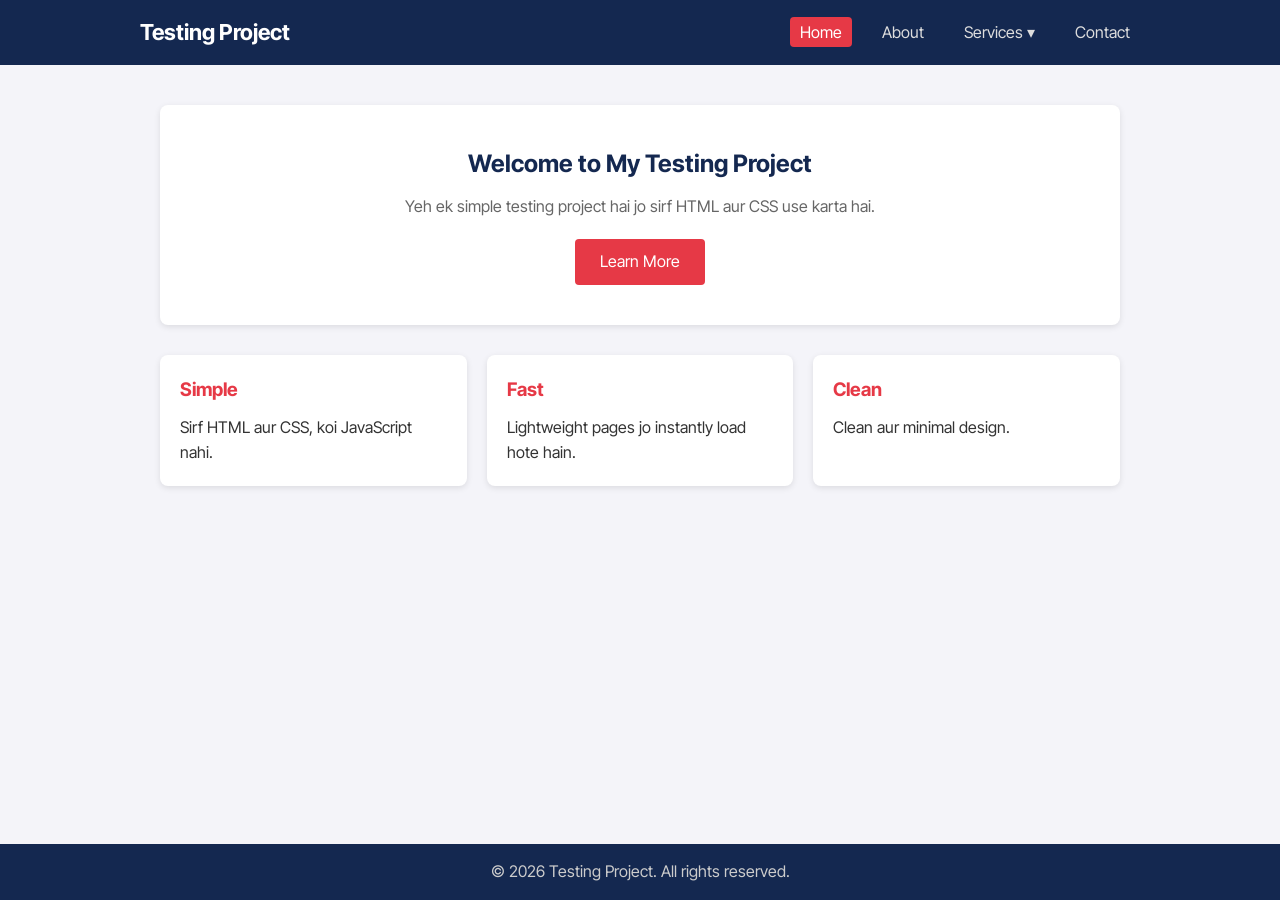
<file: index.html>
<!DOCTYPE html>
<html lang="en">
<head>
    <meta charset="UTF-8">
    <meta name="viewport" content="width=device-width, initial-scale=1.0">
    <title>Home - Testing Project</title>
    <link rel="preconnect" href="https://fonts.googleapis.com">
    <link rel="preconnect" href="https://fonts.gstatic.com" crossorigin>
    <link href="https://fonts.googleapis.com/css2?family=Inter+Tight:wght@400;500;600;700&display=swap" rel="stylesheet">
    <link rel="stylesheet" href="style.css">
</head>
<body>
    <header>
        <nav>
            <h1 class="logo">Testing Project</h1>
            <input type="checkbox" id="nav-toggle" class="nav-toggle">
            <label for="nav-toggle" class="nav-toggle-label">&#9776;</label>
            <ul class="nav-links">
                <li><a href="index.html" class="active">Home</a></li>
                <li><a href="about.html">About</a></li>
                <li class="dropdown">
                    <a href="services.html">Services &#9662;</a>
                    <ul class="dropdown-menu">
                        <li><a href="web-design.html">Web Design</a></li>
                        <li><a href="web-development.html">Web Development</a></li>
                    </ul>
                </li>
                <li><a href="contact.html">Contact</a></li>
            </ul>
        </nav>
    </header>

    <main>
        <section class="hero">
            <h2>Welcome to My Testing Project</h2>
            <p>Yeh ek simple testing project hai jo sirf HTML aur CSS use karta hai.</p>
            <a href="about.html" class="btn">Learn More</a>
        </section>

        <section class="features">
            <div class="card">
                <h3>Simple</h3>
                <p>Sirf HTML aur CSS, koi JavaScript nahi.</p>
            </div>
            <div class="card">
                <h3>Fast</h3>
                <p>Lightweight pages jo instantly load hote hain.</p>
            </div>
            <div class="card">
                <h3>Clean</h3>
                <p>Clean aur minimal design.</p>
            </div>
        </section>
    </main>

    <footer>
        <p>&copy; 2026 Testing Project. All rights reserved.</p>
    </footer>
</body>
</html>
</file>
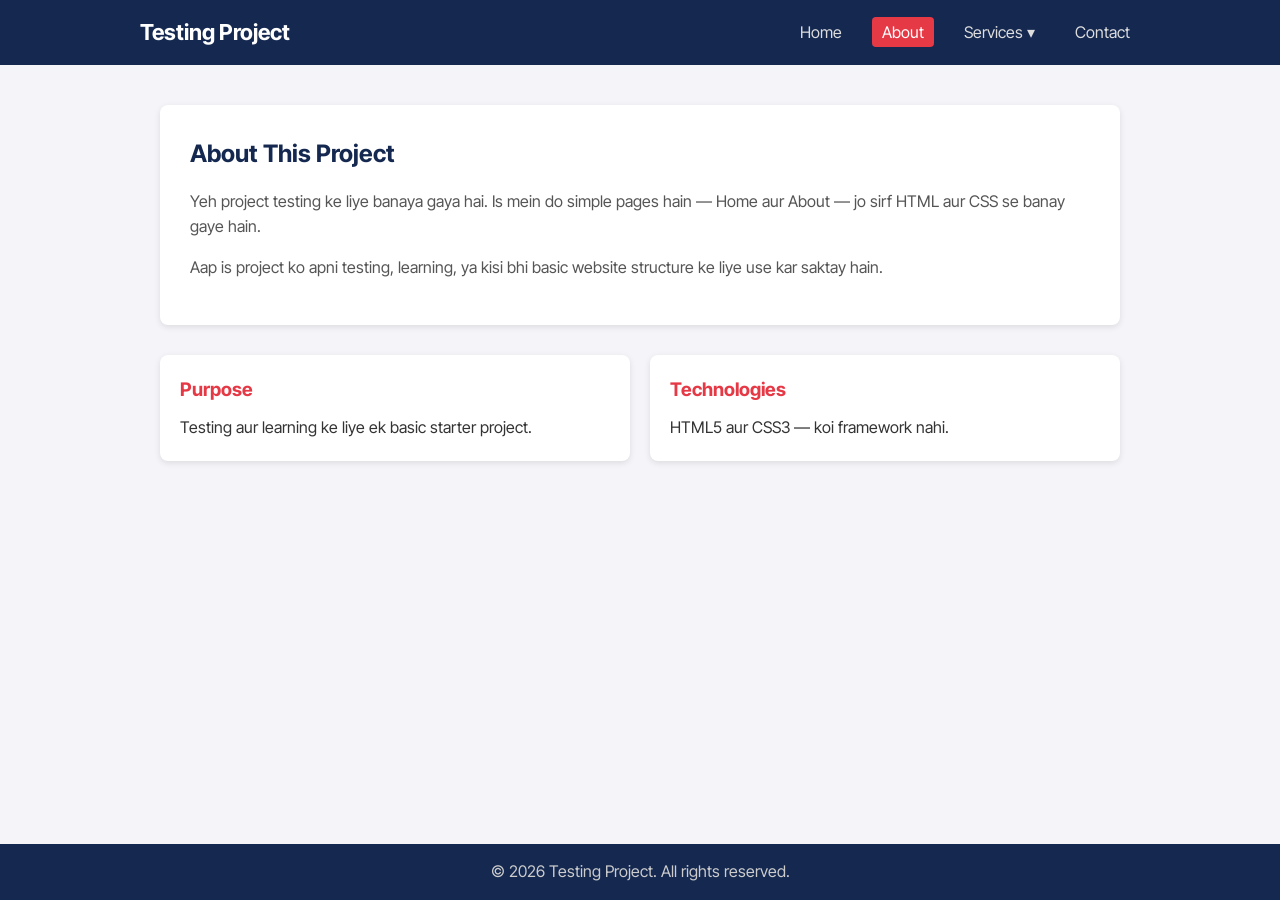
<file: about.html>
<!DOCTYPE html>
<html lang="en">
<head>
    <meta charset="UTF-8">
    <meta name="viewport" content="width=device-width, initial-scale=1.0">
    <title>About - Testing Project</title>
    <link rel="preconnect" href="https://fonts.googleapis.com">
    <link rel="preconnect" href="https://fonts.gstatic.com" crossorigin>
    <link href="https://fonts.googleapis.com/css2?family=Inter+Tight:wght@400;500;600;700&display=swap" rel="stylesheet">
    <link rel="stylesheet" href="style.css">
</head>
<body>
    <header>
        <nav>
            <h1 class="logo">Testing Project</h1>
            <input type="checkbox" id="nav-toggle" class="nav-toggle">
            <label for="nav-toggle" class="nav-toggle-label">&#9776;</label>
            <ul class="nav-links">
                <li><a href="index.html">Home</a></li>
                <li><a href="about.html" class="active">About</a></li>
                <li class="dropdown">
                    <a href="services.html">Services &#9662;</a>
                    <ul class="dropdown-menu">
                        <li><a href="web-design.html">Web Design</a></li>
                        <li><a href="web-development.html">Web Development</a></li>
                    </ul>
                </li>
                <li><a href="contact.html">Contact</a></li>
            </ul>
        </nav>
    </header>

    <main>
        <section class="about-section">
            <h2>About This Project</h2>
            <p>
                Yeh project testing ke liye banaya gaya hai. Is mein do simple
                pages hain — Home aur About — jo sirf HTML aur CSS se banay gaye hain.
            </p>
            <p>
                Aap is project ko apni testing, learning, ya kisi bhi basic
                website structure ke liye use kar saktay hain.
            </p>
        </section>

        <section class="features">
            <div class="card">
                <h3>Purpose</h3>
                <p>Testing aur learning ke liye ek basic starter project.</p>
            </div>
            <div class="card">
                <h3>Technologies</h3>
                <p>HTML5 aur CSS3 — koi framework nahi.</p>
            </div>
        </section>
    </main>

    <footer>
        <p>&copy; 2026 Testing Project. All rights reserved.</p>
    </footer>
</body>
</html>
</file>
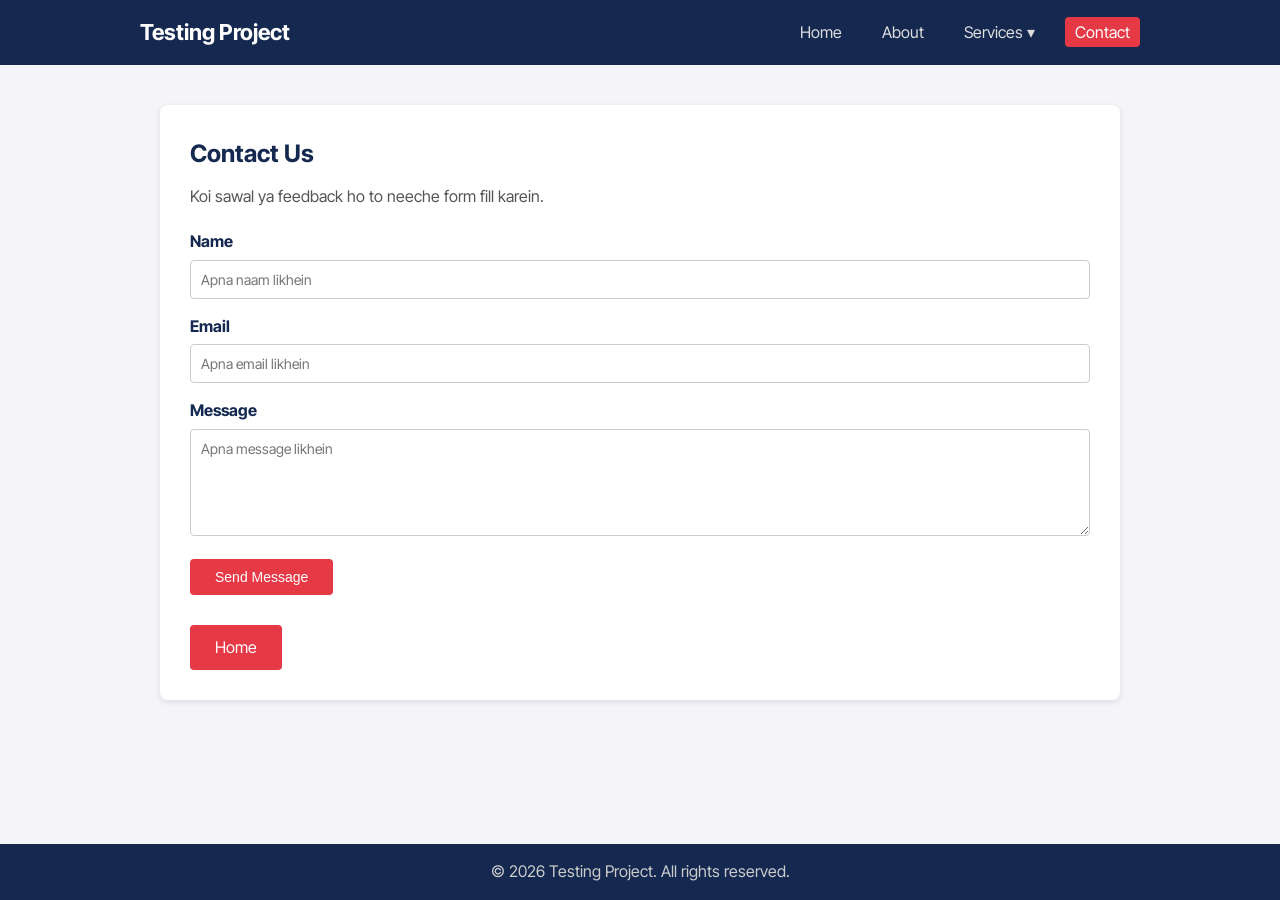
<file: contact.html>
<!DOCTYPE html>
<html lang="en">
<head>
    <meta charset="UTF-8">
    <meta name="viewport" content="width=device-width, initial-scale=1.0">
    <title>Contact - Testing Project</title>
    <link rel="preconnect" href="https://fonts.googleapis.com">
    <link rel="preconnect" href="https://fonts.gstatic.com" crossorigin>
    <link href="https://fonts.googleapis.com/css2?family=Inter+Tight:wght@400;500;600;700&display=swap" rel="stylesheet">
    <link rel="stylesheet" href="style.css">
</head>
<body>
    <header>
        <nav>
            <h1 class="logo">Testing Project</h1>
            <input type="checkbox" id="nav-toggle" class="nav-toggle">
            <label for="nav-toggle" class="nav-toggle-label">&#9776;</label>
            <ul class="nav-links">
                <li><a href="index.html">Home</a></li>
                <li><a href="about.html">About</a></li>
                <li class="dropdown">
                    <a href="services.html">Services &#9662;</a>
                    <ul class="dropdown-menu">
                        <li><a href="web-design.html">Web Design</a></li>
                        <li><a href="web-development.html">Web Development</a></li>
                    </ul>
                </li>
                <li><a href="contact.html" class="active">Contact</a></li>
            </ul>
        </nav>
    </header>

    <main>
        <section class="contact-section">
            <h2>Contact Us</h2>
            <p>Koi sawal ya feedback ho to neeche form fill karein.</p>

            <form class="contact-form" action="#" method="post">
                <label for="name">Name</label>
                <input type="text" id="name" name="name" placeholder="Apna naam likhein" required>

                <label for="email">Email</label>
                <input type="email" id="email" name="email" placeholder="Apna email likhein" required>

                <label for="message">Message</label>
                <textarea id="message" name="message" rows="5" placeholder="Apna message likhein" required></textarea>

                <button type="submit" class="btn">Send Message</button>
            </form>

            <a href="index.html" class="btn">Home</a>
        </section>
    </main>

    <footer>
        <p>&copy; 2026 Testing Project. All rights reserved.</p>
    </footer>
</body>
</html>
</file>
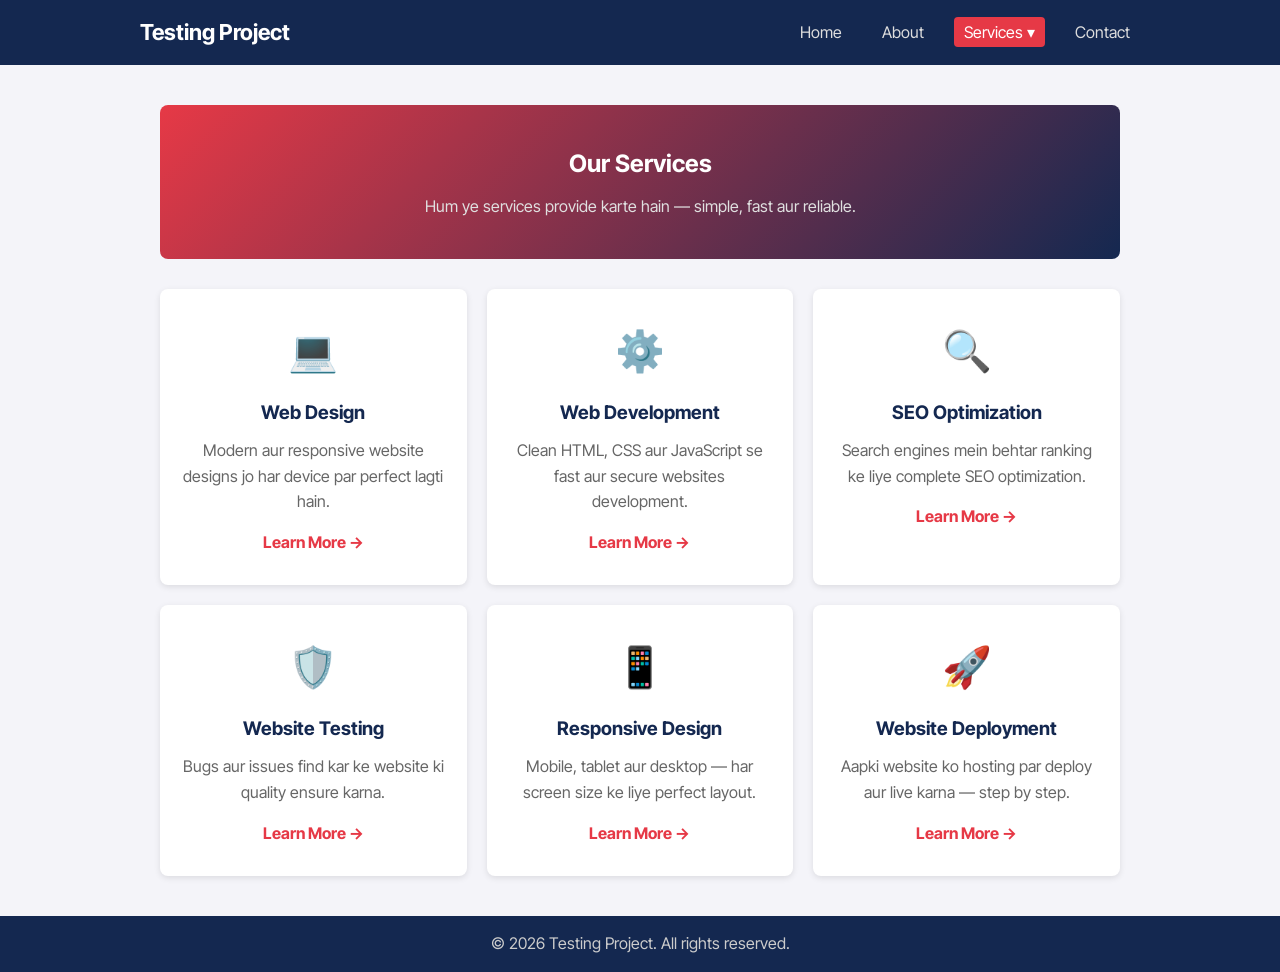
<file: services.html>
<!DOCTYPE html>
<html lang="en">
<head>
    <meta charset="UTF-8">
    <meta name="viewport" content="width=device-width, initial-scale=1.0">
    <title>Services - Testing Project</title>
    <link rel="preconnect" href="https://fonts.googleapis.com">
    <link rel="preconnect" href="https://fonts.gstatic.com" crossorigin>
    <link href="https://fonts.googleapis.com/css2?family=Inter+Tight:wght@400;500;600;700&display=swap" rel="stylesheet">
    <link rel="stylesheet" href="style.css">
</head>
<body>
    <header>
        <nav>
            <h1 class="logo">Testing Project</h1>
            <input type="checkbox" id="nav-toggle" class="nav-toggle">
            <label for="nav-toggle" class="nav-toggle-label">&#9776;</label>
            <ul class="nav-links">
                <li><a href="index.html">Home</a></li>
                <li><a href="about.html">About</a></li>
                <li class="dropdown">
                    <a href="services.html" class="active">Services &#9662;</a>
                    <ul class="dropdown-menu">
                        <li><a href="web-design.html">Web Design</a></li>
                        <li><a href="web-development.html">Web Development</a></li>
                    </ul>
                </li>
                <li><a href="contact.html">Contact</a></li>
            </ul>
        </nav>
    </header>

    <main>
        <section class="page-banner">
            <h2>Our Services</h2>
            <p>Hum ye services provide karte hain — simple, fast aur reliable.</p>
        </section>

        <section class="services-grid">
            <div class="service-card">
                <div class="service-icon">&#128187;</div>
                <h3>Web Design</h3>
                <p>Modern aur responsive website designs jo har device par perfect lagti hain.</p>
                <a href="web-design.html" class="service-link">Learn More &rarr;</a>
            </div>
            <div class="service-card">
                <div class="service-icon">&#9881;&#65039;</div>
                <h3>Web Development</h3>
                <p>Clean HTML, CSS aur JavaScript se fast aur secure websites development.</p>
                <a href="web-development.html" class="service-link">Learn More &rarr;</a>
            </div>
            <div class="service-card">
                <div class="service-icon">&#128269;</div>
                <h3>SEO Optimization</h3>
                <p>Search engines mein behtar ranking ke liye complete SEO optimization.</p>
                <a href="#" class="service-link">Learn More &rarr;</a>
            </div>
            <div class="service-card">
                <div class="service-icon">&#128737;&#65039;</div>
                <h3>Website Testing</h3>
                <p>Bugs aur issues find kar ke website ki quality ensure karna.</p>
                <a href="#" class="service-link">Learn More &rarr;</a>
            </div>
            <div class="service-card">
                <div class="service-icon">&#128241;</div>
                <h3>Responsive Design</h3>
                <p>Mobile, tablet aur desktop — har screen size ke liye perfect layout.</p>
                <a href="#" class="service-link">Learn More &rarr;</a>
            </div>
            <div class="service-card">
                <div class="service-icon">&#128640;</div>
                <h3>Website Deployment</h3>
                <p>Aapki website ko hosting par deploy aur live karna — step by step.</p>
                <a href="#" class="service-link">Learn More &rarr;</a>
            </div>
        </section>
    </main>

    <footer>
        <p>&copy; 2026 Testing Project. All rights reserved.</p>
    </footer>
</body>
</html>
</file>
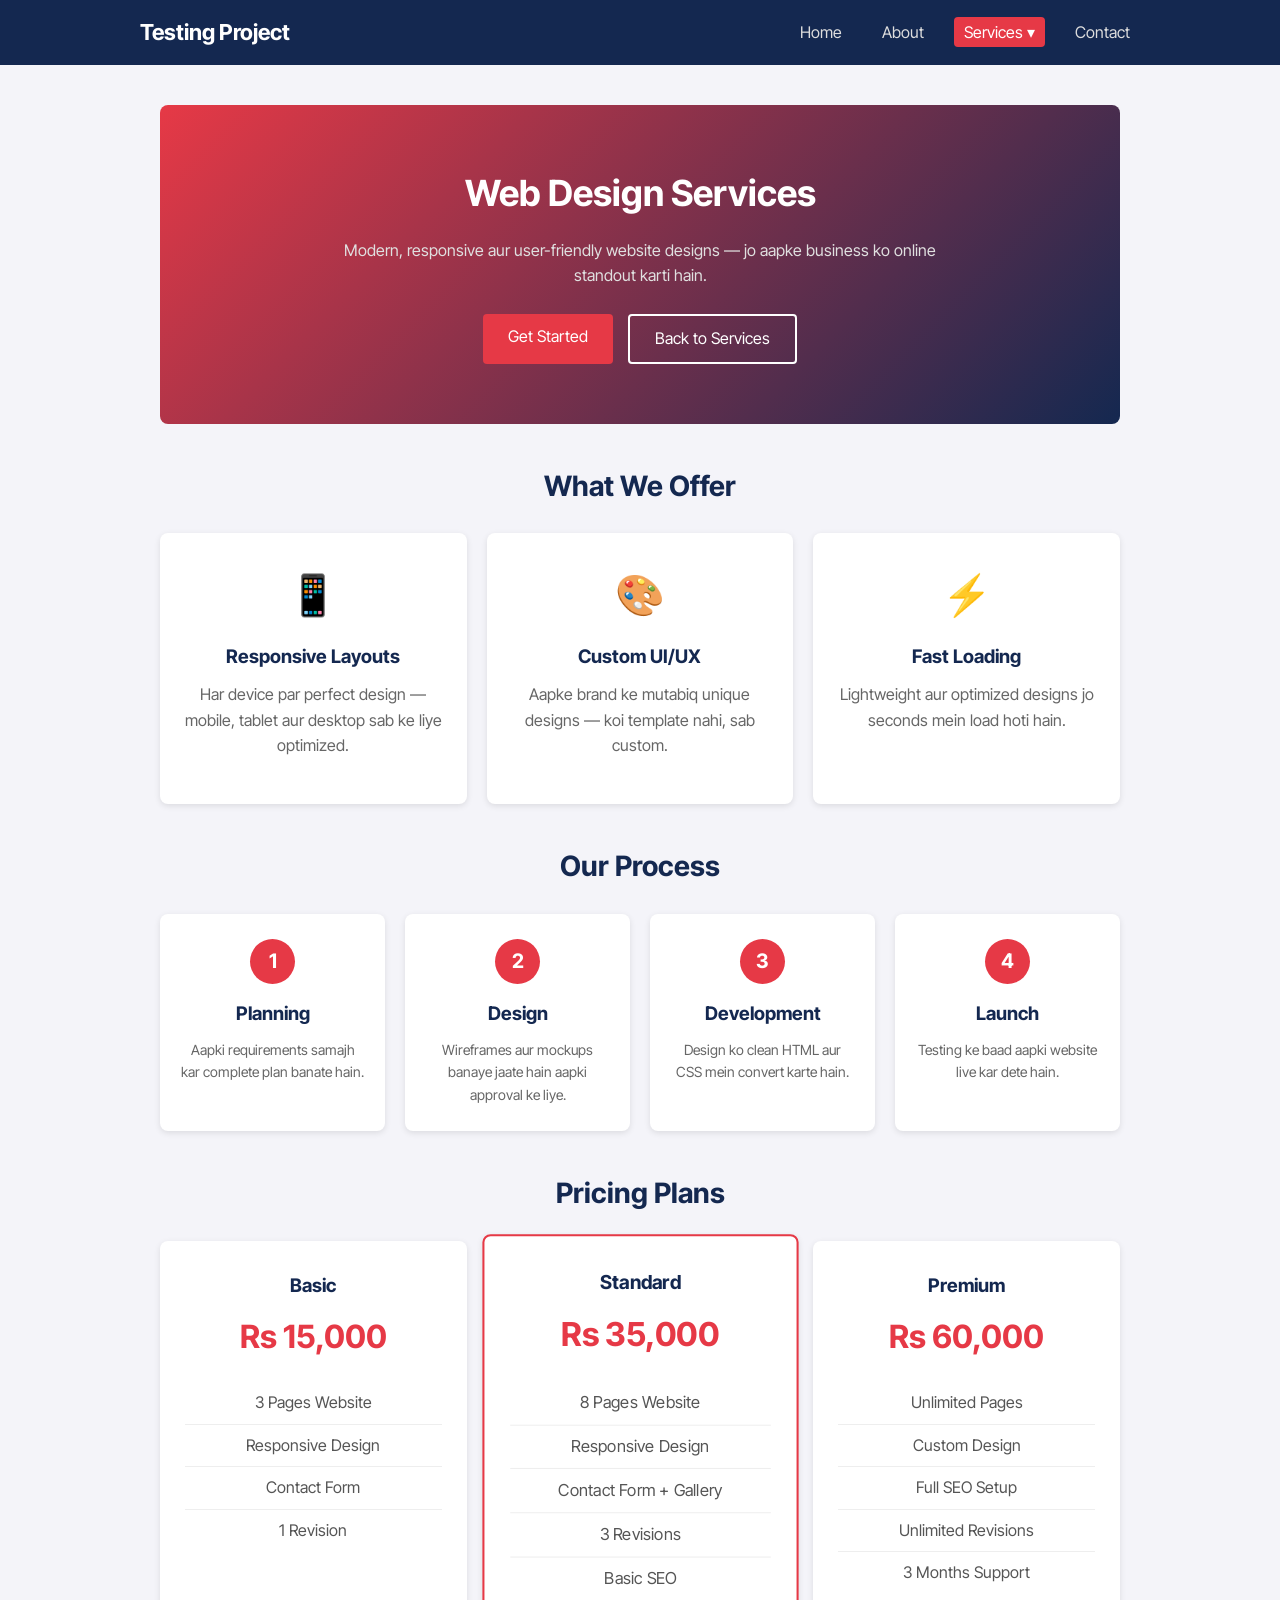
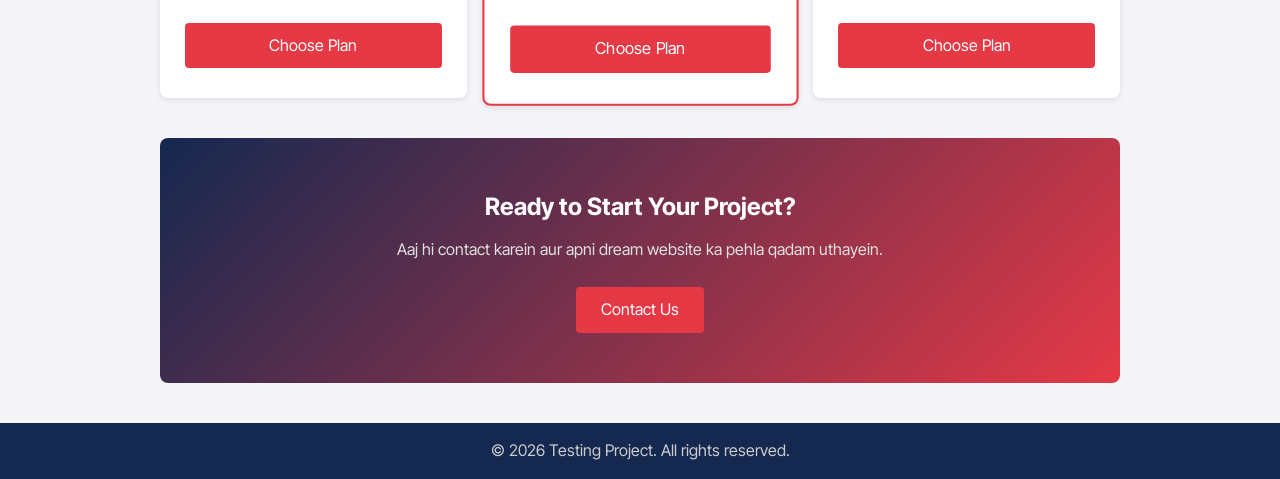
<file: web-design.html>
<!DOCTYPE html>
<html lang="en">
<head>
    <meta charset="UTF-8">
    <meta name="viewport" content="width=device-width, initial-scale=1.0">
    <title>Web Design - Testing Project</title>
    <link rel="preconnect" href="https://fonts.googleapis.com">
    <link rel="preconnect" href="https://fonts.gstatic.com" crossorigin>
    <link href="https://fonts.googleapis.com/css2?family=Inter+Tight:wght@400;500;600;700&display=swap" rel="stylesheet">
    <link rel="stylesheet" href="style.css">
</head>
<body>
    <header>
        <nav>
            <h1 class="logo">Testing Project</h1>
            <input type="checkbox" id="nav-toggle" class="nav-toggle">
            <label for="nav-toggle" class="nav-toggle-label">&#9776;</label>
            <ul class="nav-links">
                <li><a href="index.html">Home</a></li>
                <li><a href="about.html">About</a></li>
                <li class="dropdown">
                    <a href="services.html" class="active">Services &#9662;</a>
                    <ul class="dropdown-menu">
                        <li><a href="web-design.html">Web Design</a></li>
                    </ul>
                </li>
                <li><a href="contact.html">Contact</a></li>
            </ul>
        </nav>
    </header>

    <main>
        <section class="landing-hero">
            <h2>Web Design Services</h2>
            <p>Modern, responsive aur user-friendly website designs — jo aapke business ko online standout karti hain.</p>
            <div class="hero-btns">
                <a href="contact.html" class="btn">Get Started</a>
                <a href="services.html" class="btn btn-outline">Back to Services</a>
            </div>
        </section>

        <section class="section-block">
            <h2 class="section-title">What We Offer</h2>
            <div class="services-grid">
                <div class="service-card">
                    <div class="service-icon">&#128241;</div>
                    <h3>Responsive Layouts</h3>
                    <p>Har device par perfect design — mobile, tablet aur desktop sab ke liye optimized.</p>
                </div>
                <div class="service-card">
                    <div class="service-icon">&#127912;</div>
                    <h3>Custom UI/UX</h3>
                    <p>Aapke brand ke mutabiq unique designs — koi template nahi, sab custom.</p>
                </div>
                <div class="service-card">
                    <div class="service-icon">&#9889;</div>
                    <h3>Fast Loading</h3>
                    <p>Lightweight aur optimized designs jo seconds mein load hoti hain.</p>
                </div>
            </div>
        </section>

        <section class="section-block">
            <h2 class="section-title">Our Process</h2>
            <div class="process-steps">
                <div class="step">
                    <div class="step-num">1</div>
                    <h3>Planning</h3>
                    <p>Aapki requirements samajh kar complete plan banate hain.</p>
                </div>
                <div class="step">
                    <div class="step-num">2</div>
                    <h3>Design</h3>
                    <p>Wireframes aur mockups banaye jaate hain aapki approval ke liye.</p>
                </div>
                <div class="step">
                    <div class="step-num">3</div>
                    <h3>Development</h3>
                    <p>Design ko clean HTML aur CSS mein convert karte hain.</p>
                </div>
                <div class="step">
                    <div class="step-num">4</div>
                    <h3>Launch</h3>
                    <p>Testing ke baad aapki website live kar dete hain.</p>
                </div>
            </div>
        </section>

        <section class="section-block">
            <h2 class="section-title">Pricing Plans</h2>
            <div class="pricing-grid">
                <div class="price-card">
                    <h3>Basic</h3>
                    <div class="price">Rs 15,000</div>
                    <ul>
                        <li>3 Pages Website</li>
                        <li>Responsive Design</li>
                        <li>Contact Form</li>
                        <li>1 Revision</li>
                    </ul>
                    <a href="contact.html" class="btn">Choose Plan</a>
                </div>
                <div class="price-card featured">
                    <h3>Standard</h3>
                    <div class="price">Rs 35,000</div>
                    <ul>
                        <li>8 Pages Website</li>
                        <li>Responsive Design</li>
                        <li>Contact Form + Gallery</li>
                        <li>3 Revisions</li>
                        <li>Basic SEO</li>
                    </ul>
                    <a href="contact.html" class="btn">Choose Plan</a>
                </div>
                <div class="price-card">
                    <h3>Premium</h3>
                    <div class="price">Rs 60,000</div>
                    <ul>
                        <li>Unlimited Pages</li>
                        <li>Custom Design</li>
                        <li>Full SEO Setup</li>
                        <li>Unlimited Revisions</li>
                        <li>3 Months Support</li>
                    </ul>
                    <a href="contact.html" class="btn">Choose Plan</a>
                </div>
            </div>
        </section>

        <section class="cta-section">
            <h2>Ready to Start Your Project?</h2>
            <p>Aaj hi contact karein aur apni dream website ka pehla qadam uthayein.</p>
            <a href="contact.html" class="btn">Contact Us</a>
        </section>
    </main>

    <footer>
        <p>&copy; 2026 Testing Project. All rights reserved.</p>
    </footer>
</body>
</html>
</file>
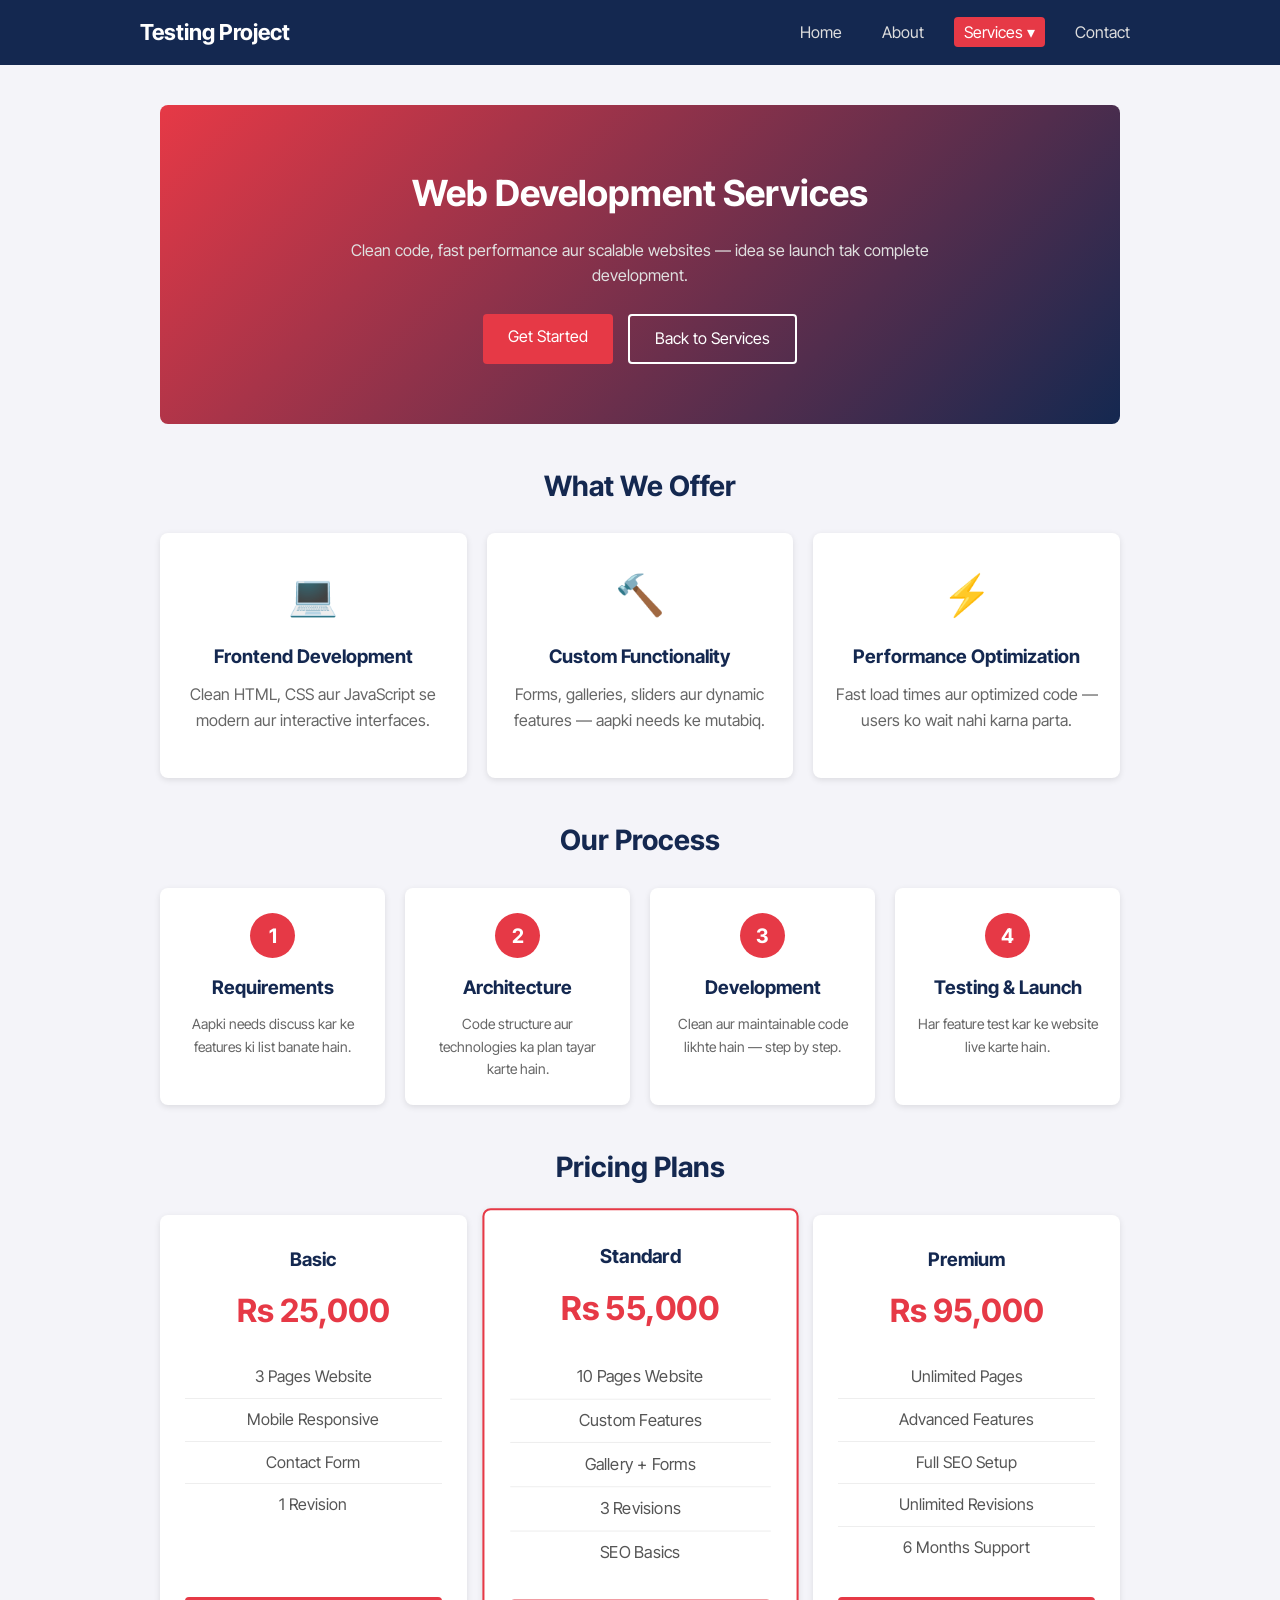
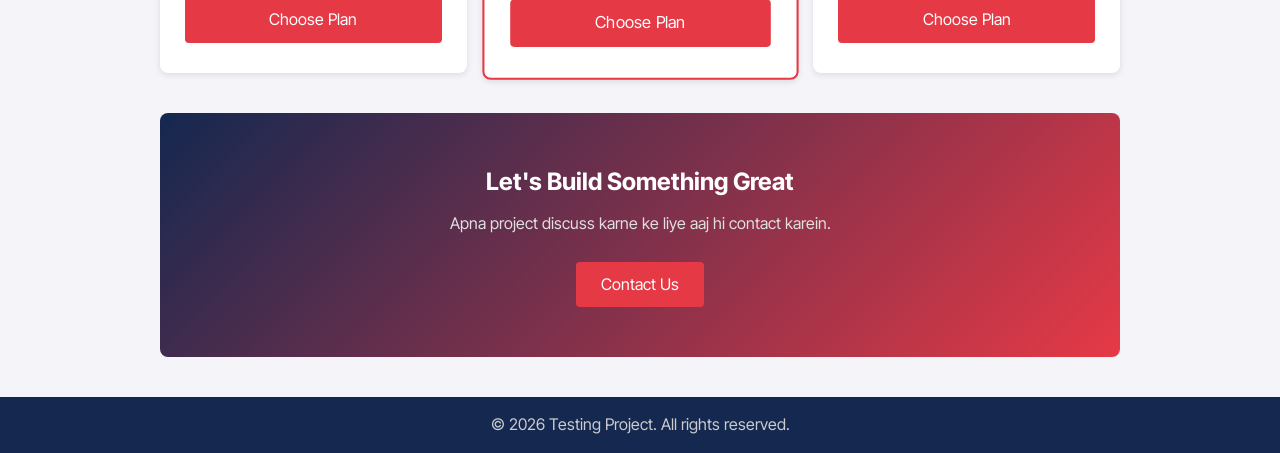
<file: web-development.html>
<!DOCTYPE html>
<html lang="en">
<head>
    <meta charset="UTF-8">
    <meta name="viewport" content="width=device-width, initial-scale=1.0">
    <title>Web Development - Testing Project</title>
    <link rel="preconnect" href="https://fonts.googleapis.com">
    <link rel="preconnect" href="https://fonts.gstatic.com" crossorigin>
    <link href="https://fonts.googleapis.com/css2?family=Inter+Tight:wght@400;500;600;700&display=swap" rel="stylesheet">
    <link rel="stylesheet" href="style.css">
</head>
<body>
    <header>
        <nav>
            <h1 class="logo">Testing Project</h1>
            <input type="checkbox" id="nav-toggle" class="nav-toggle">
            <label for="nav-toggle" class="nav-toggle-label">&#9776;</label>
            <ul class="nav-links">
                <li><a href="index.html">Home</a></li>
                <li><a href="about.html">About</a></li>
                <li class="dropdown">
                    <a href="services.html" class="active">Services &#9662;</a>
                    <ul class="dropdown-menu">
                        <li><a href="web-design.html">Web Design</a></li>
                        <li><a href="web-development.html">Web Development</a></li>
                    </ul>
                </li>
                <li><a href="contact.html">Contact</a></li>
            </ul>
        </nav>
    </header>

    <main>
        <section class="landing-hero">
            <h2>Web Development Services</h2>
            <p>Clean code, fast performance aur scalable websites — idea se launch tak complete development.</p>
            <div class="hero-btns">
                <a href="contact.html" class="btn">Get Started</a>
                <a href="services.html" class="btn btn-outline">Back to Services</a>
            </div>
        </section>

        <section class="section-block">
            <h2 class="section-title">What We Offer</h2>
            <div class="services-grid">
                <div class="service-card">
                    <div class="service-icon">&#128187;</div>
                    <h3>Frontend Development</h3>
                    <p>Clean HTML, CSS aur JavaScript se modern aur interactive interfaces.</p>
                </div>
                <div class="service-card">
                    <div class="service-icon">&#128296;</div>
                    <h3>Custom Functionality</h3>
                    <p>Forms, galleries, sliders aur dynamic features — aapki needs ke mutabiq.</p>
                </div>
                <div class="service-card">
                    <div class="service-icon">&#9889;</div>
                    <h3>Performance Optimization</h3>
                    <p>Fast load times aur optimized code — users ko wait nahi karna parta.</p>
                </div>
            </div>
        </section>

        <section class="section-block">
            <h2 class="section-title">Our Process</h2>
            <div class="process-steps">
                <div class="step">
                    <div class="step-num">1</div>
                    <h3>Requirements</h3>
                    <p>Aapki needs discuss kar ke features ki list banate hain.</p>
                </div>
                <div class="step">
                    <div class="step-num">2</div>
                    <h3>Architecture</h3>
                    <p>Code structure aur technologies ka plan tayar karte hain.</p>
                </div>
                <div class="step">
                    <div class="step-num">3</div>
                    <h3>Development</h3>
                    <p>Clean aur maintainable code likhte hain — step by step.</p>
                </div>
                <div class="step">
                    <div class="step-num">4</div>
                    <h3>Testing & Launch</h3>
                    <p>Har feature test kar ke website live karte hain.</p>
                </div>
            </div>
        </section>

        <section class="section-block">
            <h2 class="section-title">Pricing Plans</h2>
            <div class="pricing-grid">
                <div class="price-card">
                    <h3>Basic</h3>
                    <div class="price">Rs 25,000</div>
                    <ul>
                        <li>3 Pages Website</li>
                        <li>Mobile Responsive</li>
                        <li>Contact Form</li>
                        <li>1 Revision</li>
                    </ul>
                    <a href="contact.html" class="btn">Choose Plan</a>
                </div>
                <div class="price-card featured">
                    <h3>Standard</h3>
                    <div class="price">Rs 55,000</div>
                    <ul>
                        <li>10 Pages Website</li>
                        <li>Custom Features</li>
                        <li>Gallery + Forms</li>
                        <li>3 Revisions</li>
                        <li>SEO Basics</li>
                    </ul>
                    <a href="contact.html" class="btn">Choose Plan</a>
                </div>
                <div class="price-card">
                    <h3>Premium</h3>
                    <div class="price">Rs 95,000</div>
                    <ul>
                        <li>Unlimited Pages</li>
                        <li>Advanced Features</li>
                        <li>Full SEO Setup</li>
                        <li>Unlimited Revisions</li>
                        <li>6 Months Support</li>
                    </ul>
                    <a href="contact.html" class="btn">Choose Plan</a>
                </div>
            </div>
        </section>

        <section class="cta-section">
            <h2>Let's Build Something Great</h2>
            <p>Apna project discuss karne ke liye aaj hi contact karein.</p>
            <a href="contact.html" class="btn">Contact Us</a>
        </section>
    </main>

    <footer>
        <p>&copy; 2026 Testing Project. All rights reserved.</p>
    </footer>
</body>
</html>
</file>
<file: style.css>
* {
    margin: 0;
    padding: 0;
    box-sizing: border-box;
}

body {
    font-family: 'Inter Tight', Arial, sans-serif;
    background-color: #f4f4f9;
    color: #333;
    line-height: 1.6;
    min-height: 100vh;
    display: flex;
    flex-direction: column;
}

header {
    background-color: #142850;
    padding: 15px 30px;
}

nav {
    display: flex;
    justify-content: space-between;
    align-items: center;
    max-width: 1000px;
    margin: 0 auto;
}

.logo {
    color: #fff;
    font-size: 22px;
}

.nav-toggle,
.nav-toggle-label {
    display: none;
}

.nav-links {
    list-style: none;
    display: flex;
    gap: 20px;
}

.nav-links a {
    color: #ddd;
    text-decoration: none;
    padding: 5px 10px;
    border-radius: 4px;
}

.nav-links a:hover,
.nav-links a.active {
    background-color: #e63946;
    color: #fff;
}

.dropdown {
    position: relative;
}

.dropdown-menu {
    display: none;
    position: absolute;
    top: 100%;
    right: 0;
    min-width: 160px;
    background-color: #142850;
    list-style: none;
    padding: 5px 0;
    border-radius: 4px;
    box-shadow: 0 6px 12px rgba(0, 0, 0, 0.25);
    z-index: 10;
}

.dropdown:hover .dropdown-menu,
.dropdown:focus-within .dropdown-menu {
    display: block;
}

.dropdown-menu a {
    display: block;
    padding: 8px 15px;
    color: #ddd;
}

.dropdown-menu a:hover {
    background-color: #e63946;
    color: #fff;
}

main {
    flex: 1;
    max-width: 1000px;
    margin: 0 auto;
    padding: 40px 20px;
    width: 100%;
}

.hero {
    text-align: center;
    padding: 40px 20px;
    background-color: #fff;
    border-radius: 8px;
    box-shadow: 0 2px 6px rgba(0, 0, 0, 0.1);
    margin-bottom: 30px;
}

.hero h2 {
    color: #142850;
    margin-bottom: 10px;
}

.hero p {
    margin-bottom: 20px;
    color: #666;
}

.btn {
    display: inline-block;
    background-color: #e63946;
    color: #fff;
    padding: 10px 25px;
    text-decoration: none;
    border-radius: 4px;
}

.btn:hover {
    background-color: #c1121f;
}

.features {
    display: flex;
    gap: 20px;
    flex-wrap: wrap;
}

.card {
    flex: 1;
    min-width: 200px;
    background-color: #fff;
    padding: 20px;
    border-radius: 8px;
    box-shadow: 0 2px 6px rgba(0, 0, 0, 0.1);
}

.card h3 {
    color: #e63946;
    margin-bottom: 10px;
}

.about-section {
    background-color: #fff;
    padding: 30px;
    border-radius: 8px;
    box-shadow: 0 2px 6px rgba(0, 0, 0, 0.1);
    margin-bottom: 30px;
}

.about-section h2 {
    color: #142850;
    margin-bottom: 15px;
}

.about-section p {
    margin-bottom: 15px;
    color: #555;
}

.contact-section {
    background-color: #fff;
    padding: 30px;
    border-radius: 8px;
    box-shadow: 0 2px 6px rgba(0, 0, 0, 0.1);
    margin-bottom: 30px;
}

.contact-section h2 {
    color: #142850;
    margin-bottom: 10px;
}

.page-banner {
    text-align: center;
    padding: 40px 20px;
    background: linear-gradient(135deg, #e63946, #142850);
    color: #fff;
    border-radius: 8px;
    margin-bottom: 30px;
}

.page-banner h2 {
    margin-bottom: 10px;
}

.page-banner p {
    color: #e0e0e0;
}

.services-grid {
    display: grid;
    grid-template-columns: repeat(auto-fit, minmax(280px, 1fr));
    gap: 20px;
}

.service-card {
    background-color: #fff;
    padding: 30px 20px;
    border-radius: 8px;
    box-shadow: 0 2px 6px rgba(0, 0, 0, 0.1);
    text-align: center;
    transition: transform 0.3s, box-shadow 0.3s;
}

.service-card:hover {
    transform: translateY(-5px);
    box-shadow: 0 6px 15px rgba(0, 0, 0, 0.15);
}

.service-icon {
    font-size: 40px;
    margin-bottom: 15px;
}

.service-card h3 {
    color: #142850;
    margin-bottom: 10px;
}

.contact-section p {
    margin-bottom: 20px;
    color: #555;
}

.contact-form {
    margin-bottom: 20px;
}

.contact-form label {
    display: block;
    margin-bottom: 5px;
    color: #142850;
    font-weight: bold;
}

.contact-form input,
.contact-form textarea {
    width: 100%;
    padding: 10px;
    margin-bottom: 15px;
    border: 1px solid #ccc;
    border-radius: 4px;
    font-family: 'Inter Tight', Arial, sans-serif;
    font-size: 14px;
}

.contact-form textarea {
    resize: vertical;
}

.contact-form .btn {
    border: none;
    cursor: pointer;
    font-size: 14px;
}

.contact-section > .btn {
    margin-top: 10px;
}

.service-card p {
    color: #666;
    margin-bottom: 15px;
}

.service-link {
    color: #e63946;
    text-decoration: none;
    font-weight: bold;
}

.service-link:hover {
    color: #c1121f;
    text-decoration: underline;
}

.landing-hero {
    text-align: center;
    padding: 60px 20px;
    background: linear-gradient(135deg, #e63946, #142850);
    color: #fff;
    border-radius: 8px;
    margin-bottom: 40px;
}

.landing-hero h2 {
    font-size: 36px;
    margin-bottom: 15px;
}

.landing-hero p {
    color: #e0e0e0;
    max-width: 600px;
    margin: 0 auto 25px;
}

.hero-btns {
    display: flex;
    gap: 15px;
    justify-content: center;
    flex-wrap: wrap;
}

.btn-outline {
    background-color: transparent;
    border: 2px solid #fff;
}

.btn-outline:hover {
    background-color: #fff;
    color: #142850;
}

.section-block {
    margin-bottom: 40px;
}

.section-title {
    text-align: center;
    color: #142850;
    margin-bottom: 25px;
    font-size: 28px;
}

.process-steps {
    display: grid;
    grid-template-columns: repeat(auto-fit, minmax(200px, 1fr));
    gap: 20px;
}

.step {
    background-color: #fff;
    padding: 25px 20px;
    border-radius: 8px;
    box-shadow: 0 2px 6px rgba(0, 0, 0, 0.1);
    text-align: center;
}

.step-num {
    width: 45px;
    height: 45px;
    background-color: #e63946;
    color: #fff;
    border-radius: 50%;
    display: flex;
    align-items: center;
    justify-content: center;
    font-size: 20px;
    font-weight: bold;
    margin: 0 auto 15px;
}

.step h3 {
    color: #142850;
    margin-bottom: 10px;
}

.step p {
    color: #666;
    font-size: 14px;
}

.pricing-grid {
    display: grid;
    grid-template-columns: repeat(auto-fit, minmax(250px, 1fr));
    gap: 20px;
    align-items: stretch;
}

.price-card {
    background-color: #fff;
    padding: 30px 25px;
    border-radius: 8px;
    box-shadow: 0 2px 6px rgba(0, 0, 0, 0.1);
    text-align: center;
    display: flex;
    flex-direction: column;
}

.price-card.featured {
    border: 2px solid #e63946;
    transform: scale(1.03);
}

.price-card h3 {
    color: #142850;
    margin-bottom: 10px;
}

.price {
    font-size: 32px;
    font-weight: bold;
    color: #e63946;
    margin-bottom: 20px;
}

.price-card ul {
    list-style: none;
    margin-bottom: 25px;
    flex: 1;
}

.price-card li {
    padding: 8px 0;
    color: #555;
    border-bottom: 1px solid #eee;
}

.price-card li:last-child {
    border-bottom: none;
}

.cta-section {
    text-align: center;
    padding: 50px 20px;
    background: linear-gradient(135deg, #142850, #e63946);
    color: #fff;
    border-radius: 8px;
}

.cta-section h2 {
    margin-bottom: 10px;
}

.cta-section p {
    color: #e0e0e0;
    margin-bottom: 25px;
}

footer {
    background-color: #142850;
    color: #ccc;
    text-align: center;
    padding: 15px;
}

@media (max-width: 768px) {
    nav {
        flex-wrap: wrap;
    }

    .nav-toggle-label {
        display: block;
        color: #fff;
        font-size: 26px;
        cursor: pointer;
        padding: 5px 10px;
        border: 1px solid #555;
        border-radius: 4px;
        user-select: none;
    }

    .nav-links {
        display: none;
        flex-direction: column;
        width: 100%;
        gap: 0;
        margin-top: 10px;
    }

    .nav-toggle:checked ~ .nav-links {
        display: flex;
    }

    .nav-links li {
        width: 100%;
    }

    .nav-links a {
        display: block;
        padding: 10px;
    }

    .dropdown-menu {
        position: static;
        display: block;
        min-width: 100%;
        box-shadow: none;
        border-radius: 0;
        background-color: #0d1c38;
    }

    .dropdown-menu a {
        padding-left: 25px;
    }

    main {
        padding: 25px 15px;
    }

    .hero,
    .landing-hero {
        padding: 35px 15px;
    }

    .landing-hero h2 {
        font-size: 28px;
    }

    .section-title {
        font-size: 24px;
    }

    .price-card.featured {
        transform: none;
    }

    .page-banner,
    .cta-section {
        padding: 30px 15px;
    }
}
</file>
